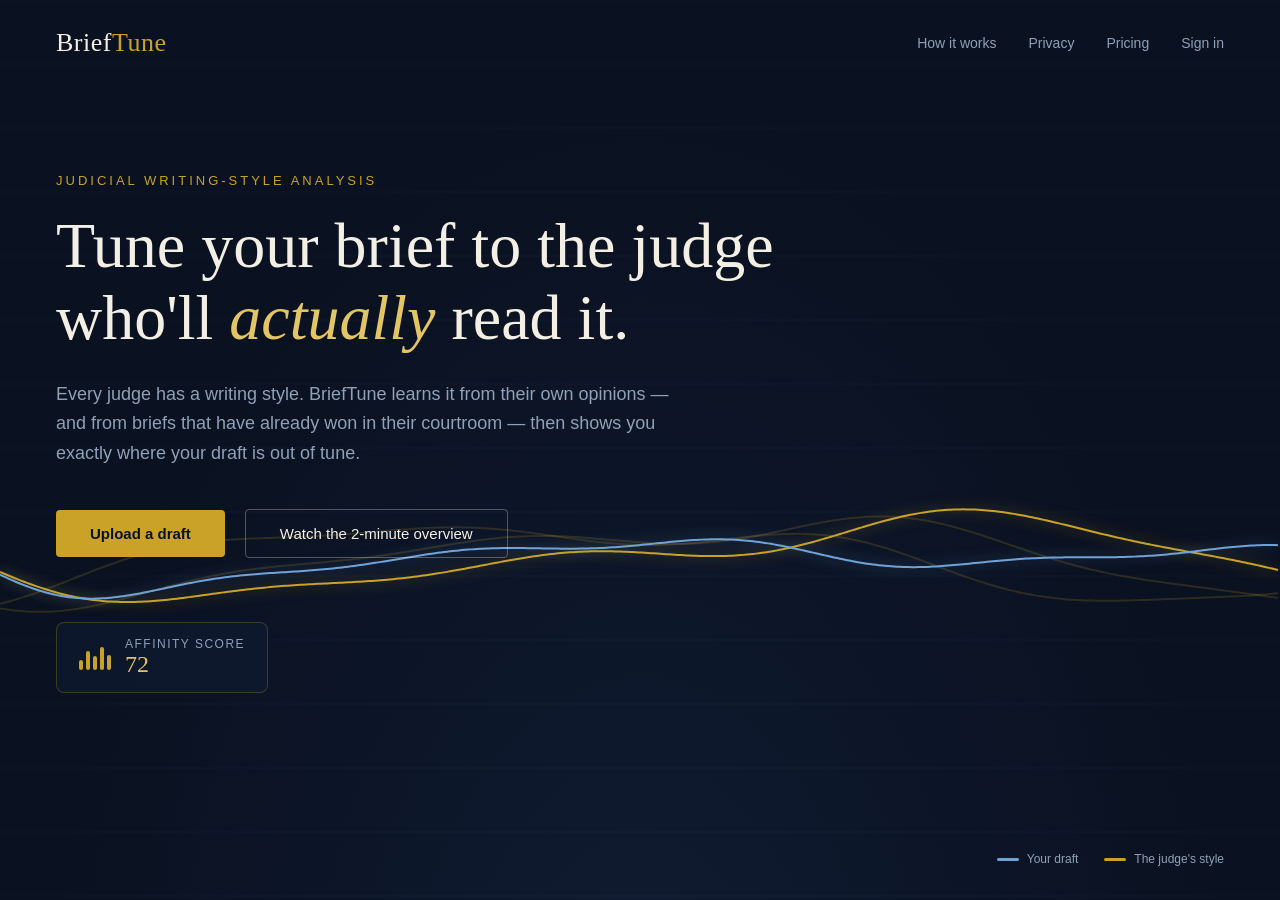
<file: mockups/brieftune_hero_A_tuning_waveform.html>
<!DOCTYPE html>
<html lang="en">
<head>
<meta charset="UTF-8">
<meta name="viewport" content="width=device-width, initial-scale=1.0">
<title>BriefTune — Mockup A: Tuning / Waveform</title>
<style>
  :root{
    --navy-1:#0a1120; --navy-2:#101c33; --gold:#c9a227; --gold-soft:#e3c565;
    --blue:#6fa3d8; --ivory:#f4efe4; --muted:#8fa0b8;
  }
  *{margin:0;padding:0;box-sizing:border-box}
  body{background:var(--navy-1);color:var(--ivory);font-family:'Helvetica Neue',Arial,sans-serif;overflow-x:hidden}
  .hero{position:relative;min-height:100vh;display:flex;flex-direction:column;
    background:radial-gradient(ellipse at 50% 120%, var(--navy-2) 0%, var(--navy-1) 65%)}
  #wave{position:absolute;inset:0;width:100%;height:100%;display:block}
  nav{position:relative;z-index:2;display:flex;align-items:center;justify-content:space-between;
    padding:28px 56px}
  .logo{font-family:Georgia,'Times New Roman',serif;font-size:26px;letter-spacing:.5px}
  .logo .tune{color:var(--gold)}
  .navlinks{display:flex;gap:32px;font-size:14px;color:var(--muted)}
  .navlinks span{cursor:pointer;transition:color .2s}
  .navlinks span:hover{color:var(--ivory)}
  .content{position:relative;z-index:2;flex:1;display:flex;flex-direction:column;justify-content:center;
    max-width:860px;padding:0 56px 120px}
  .kicker{font-size:13px;letter-spacing:3px;text-transform:uppercase;color:var(--gold);margin-bottom:22px}
  h1{font-family:Georgia,'Times New Roman',serif;font-weight:400;font-size:clamp(38px,5.2vw,64px);
    line-height:1.12;margin-bottom:26px}
  h1 em{font-style:italic;color:var(--gold-soft)}
  .sub{font-size:18px;line-height:1.65;color:var(--muted);max-width:620px;margin-bottom:40px}
  .cta-row{display:flex;align-items:center;gap:20px;flex-wrap:wrap}
  .btn{padding:15px 34px;font-size:15px;border-radius:4px;cursor:pointer;border:none;transition:all .2s}
  .btn-primary{background:var(--gold);color:var(--navy-1);font-weight:600}
  .btn-primary:hover{background:var(--gold-soft);transform:translateY(-1px)}
  .btn-ghost{background:transparent;color:var(--ivory);border:1px solid rgba(244,239,228,.3)}
  .btn-ghost:hover{border-color:var(--gold);color:var(--gold-soft)}
  .score-chip{position:relative;z-index:2;display:flex;align-items:center;gap:14px;margin-top:64px;
    background:rgba(16,28,51,.65);backdrop-filter:blur(6px);border:1px solid rgba(201,162,39,.25);
    border-radius:8px;padding:14px 22px;width:fit-content}
  .eq{display:flex;align-items:flex-end;gap:3px;height:26px}
  .eq i{display:block;width:4px;background:var(--gold);border-radius:2px;animation:eq 1.1s ease-in-out infinite}
  .eq i:nth-child(1){height:40%;animation-delay:0s}
  .eq i:nth-child(2){height:75%;animation-delay:.15s}
  .eq i:nth-child(3){height:55%;animation-delay:.3s}
  .eq i:nth-child(4){height:90%;animation-delay:.45s}
  .eq i:nth-child(5){height:60%;animation-delay:.6s}
  @keyframes eq{0%,100%{transform:scaleY(.6)}50%{transform:scaleY(1.15)}}
  .score-chip .label{font-size:12px;letter-spacing:1.5px;text-transform:uppercase;color:var(--muted)}
  .score-chip .val{font-family:Georgia,serif;font-size:24px;color:var(--gold-soft)}
  .legend{position:absolute;z-index:2;bottom:34px;right:56px;display:flex;gap:26px;font-size:12px;color:var(--muted)}
  .legend .dot{display:inline-block;width:22px;height:3px;border-radius:2px;margin-right:8px;vertical-align:middle}
  @media (prefers-reduced-motion: reduce){ .eq i{animation:none} }
  @media (max-width:640px){ nav,.content{padding-left:24px;padding-right:24px} .legend{right:24px} }
</style>
</head>
<body>
<section class="hero">
  <canvas id="wave"></canvas>
  <nav>
    <div class="logo">Brief<span class="tune">Tune</span></div>
    <div class="navlinks"><span>How it works</span><span>Privacy</span><span>Pricing</span><span>Sign in</span></div>
  </nav>
  <div class="content">
    <div class="kicker">Judicial writing-style analysis</div>
    <h1>Tune your brief to the judge<br>who'll <em>actually</em> read it.</h1>
    <p class="sub">Every judge has a writing style. BriefTune learns it from their own opinions —
      and from briefs that have already won in their courtroom — then shows you exactly where
      your draft is out of tune.</p>
    <div class="cta-row">
      <button class="btn btn-primary">Upload a draft</button>
      <button class="btn btn-ghost">Watch the 2-minute overview</button>
    </div>
    <div class="score-chip">
      <div class="eq"><i></i><i></i><i></i><i></i><i></i></div>
      <div>
        <div class="label">Affinity Score</div>
        <div class="val" id="scoreVal">87</div>
      </div>
    </div>
  </div>
  <div class="legend">
    <span><span class="dot" style="background:#6fa3d8"></span>Your draft</span>
    <span><span class="dot" style="background:#c9a227"></span>The judge's style</span>
  </div>
</section>

<script>
(function(){
  const canvas = document.getElementById('wave');
  const ctx = canvas.getContext('2d');
  const reduced = window.matchMedia('(prefers-reduced-motion: reduce)').matches;
  let W, H, t = 0;

  function resize(){
    const dpr = Math.min(window.devicePixelRatio || 1, 2);
    W = canvas.clientWidth; H = canvas.clientHeight;
    canvas.width = W * dpr; canvas.height = H * dpr;
    ctx.setTransform(dpr, 0, 0, dpr, 0, 0);
  }
  window.addEventListener('resize', resize); resize();

  // Two waves: the judge's style (gold, steady) and your draft (blue, drifting).
  // A convergence cycle slowly pulls the draft wave into alignment.
  const judge = { harmonics: [ {f:1.0, a:34}, {f:2.1, a:14}, {f:3.7, a:7} ], speed: 0.35 };
  const draftOffset = { harmonics: [ {f:1.55, a:26}, {f:2.9, a:12}, {f:4.6, a:8} ], speed: 0.55 };

  function waveY(x, time, def, phase){
    let y = 0;
    for (const h of def.harmonics) y += Math.sin((x/W) * Math.PI * 2 * h.f + time * def.speed + phase) * h.a;
    return y;
  }

  function drawWave(time, conv, color, glow, phase, blend){
    ctx.beginPath();
    const base = H * 0.62;
    for (let x = 0; x <= W; x += 3){
      const yJ = waveY(x, time, judge, phase);
      const yD = waveY(x, time, draftOffset, phase);
      const y = base + (blend ? yJ * conv + yD * (1 - conv) : yJ);
      x === 0 ? ctx.moveTo(x, y) : ctx.lineTo(x, y);
    }
    ctx.strokeStyle = color;
    ctx.lineWidth = 2;
    ctx.shadowColor = glow;
    ctx.shadowBlur = 14;
    ctx.stroke();
    ctx.shadowBlur = 0;
  }

  function drawGrid(){
    ctx.strokeStyle = 'rgba(143,160,184,0.05)';
    ctx.lineWidth = 1;
    for (let y = 0; y < H; y += 64){
      ctx.beginPath(); ctx.moveTo(0, y); ctx.lineTo(W, y); ctx.stroke();
    }
  }

  const scoreEl = document.getElementById('scoreVal');

  function frame(){
    t += 0.016;
    // convergence oscillates 0.35 -> 1.0 on a slow cycle
    const conv = 0.675 + 0.325 * Math.sin(t * 0.25 - Math.PI/2);
    ctx.clearRect(0, 0, W, H);
    drawGrid();
    // faint echo traces of the judge wave
    ctx.globalAlpha = 0.18;
    drawWave(t, 1, '#c9a227', 'transparent', 0.9, false);
    drawWave(t, 1, '#c9a227', 'transparent', 1.9, false);
    ctx.globalAlpha = 1;
    // main judge wave (gold)
    drawWave(t, 1, '#c9a227', 'rgba(201,162,39,0.55)', 0, false);
    // draft wave (blue) converging toward it
    drawWave(t, conv, '#6fa3d8', 'rgba(111,163,216,0.5)', 0, true);
    // live-ish affinity number tied to convergence
    scoreEl.textContent = Math.round(58 + conv * 40);
    if (!reduced) requestAnimationFrame(frame);
  }

  if (reduced){ t = 6.3; frame(); } // one static, nearly-aligned frame
  else requestAnimationFrame(frame);
})();
</script>
</body>
</html>
</file>
